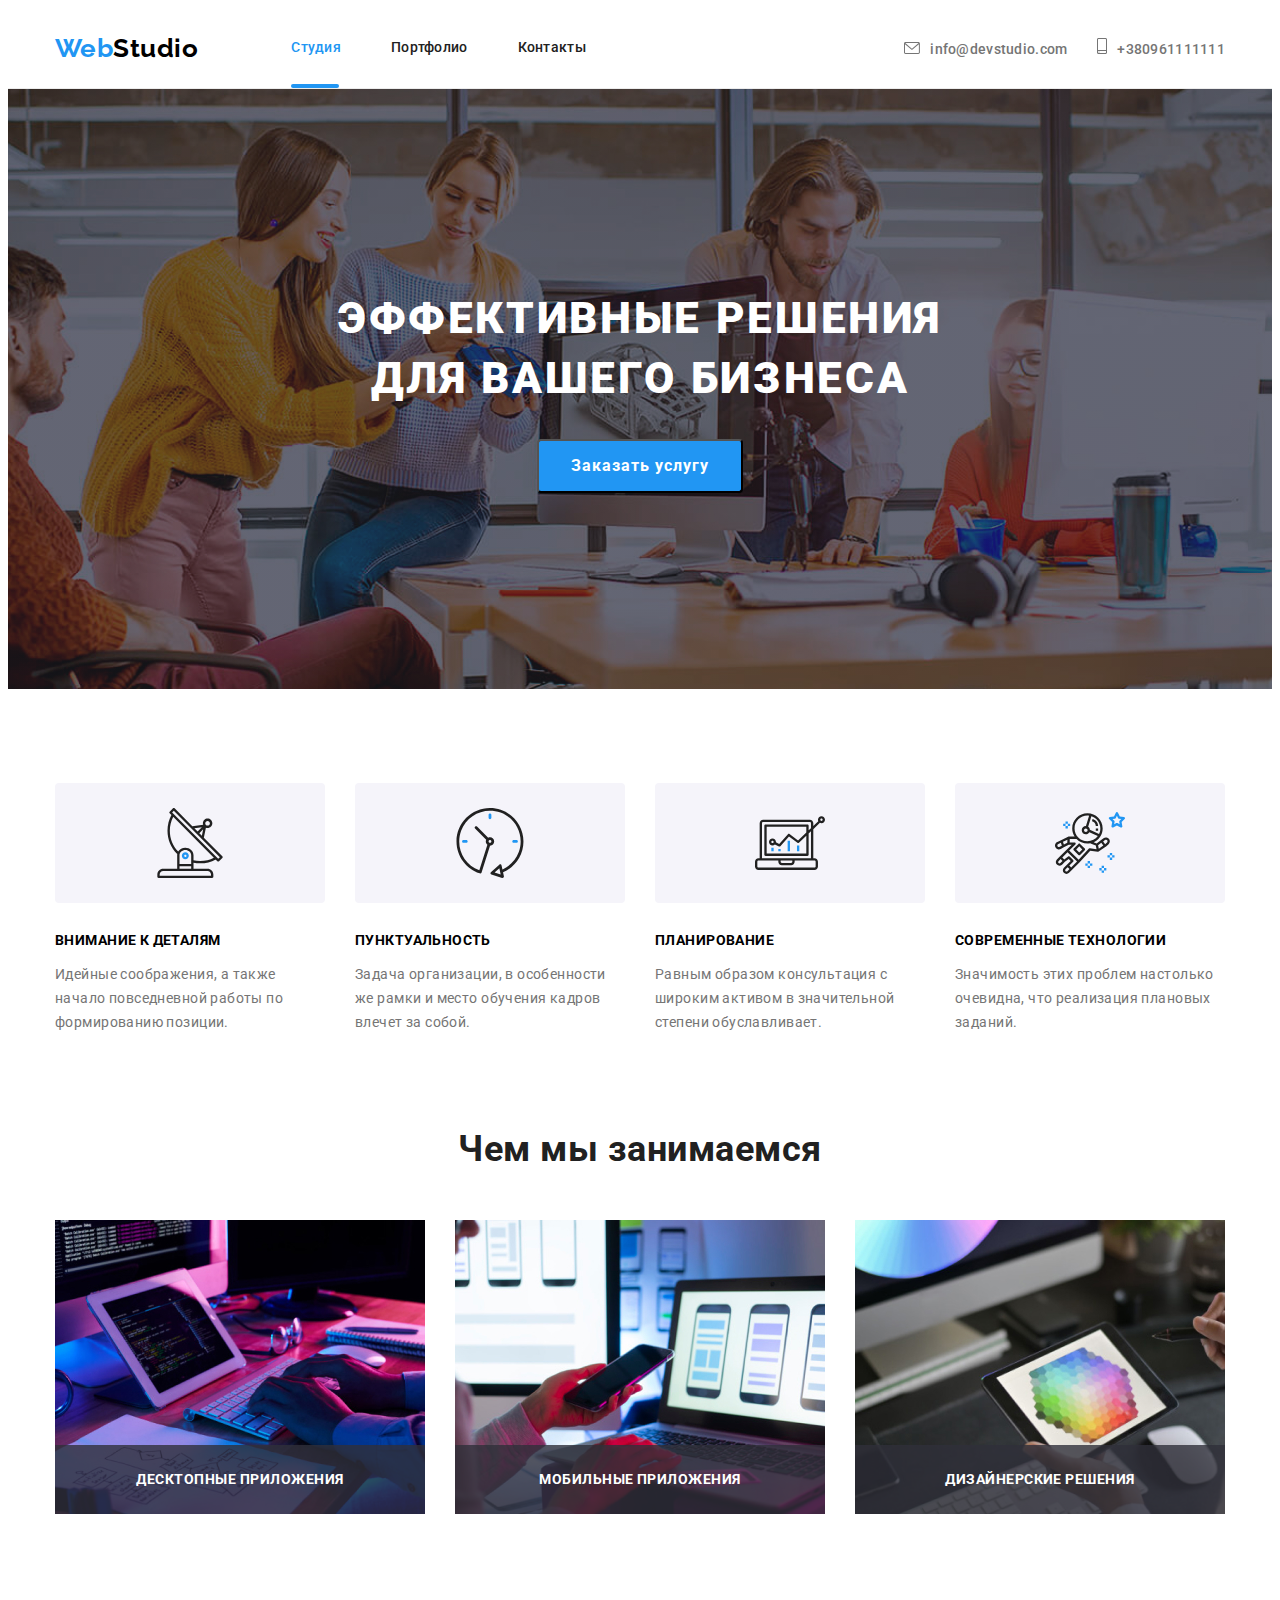
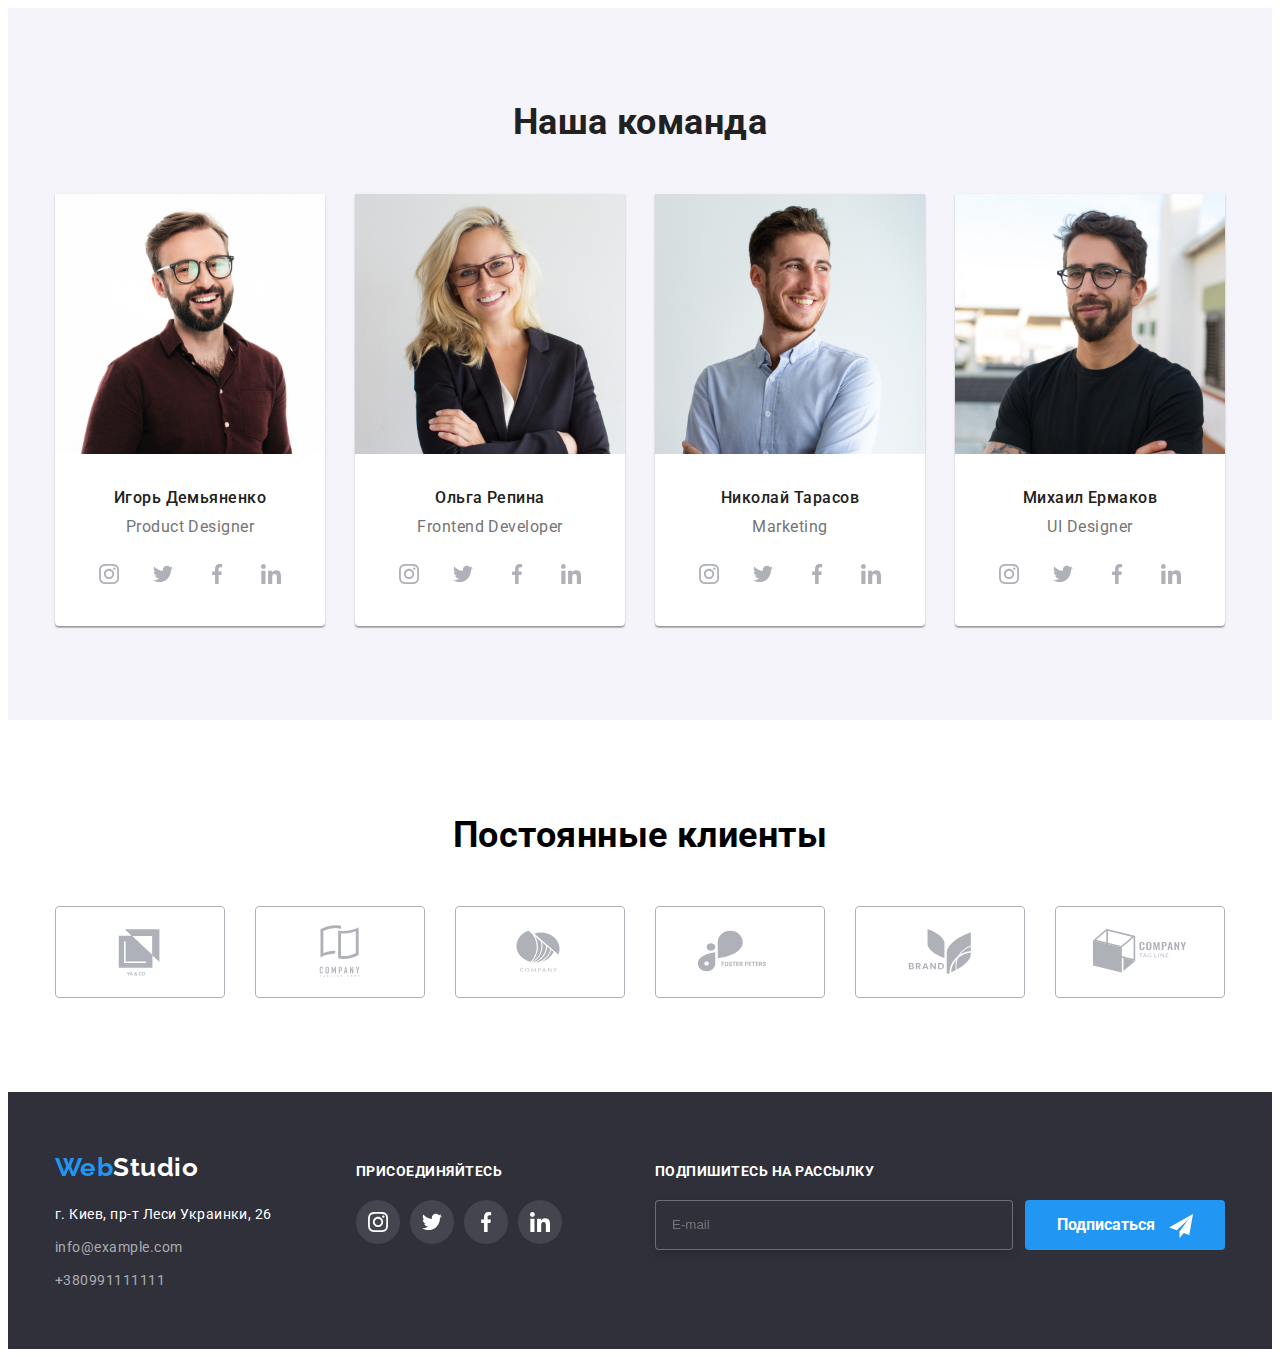
<file: index.html>
<!DOCTYPE html>
<html lang="ru">
<head>
    <meta charset="UTF-8">
    <meta http-equiv="X-UA-Compatible" content="IE=edge">
    <meta name="viewport" content="width=device-width, initial-scale=1.0">
    <title>Document</title>
    <link rel="preconnect" href="https://fonts.googleapis.com">
    <link rel="preconnect" href="https://fonts.gstatic.com" crossorigin>
    <link href="https://fonts.googleapis.com/css2?family=Montserrat:wght@400;700&family=Raleway:wght@700&family=Roboto:wght@400;500;700;900&display=swap" rel="stylesheet">
    <link rel="stylesheet" href="https://cdnjs.cloudflare.com/ajax/libs/modern-normalize/1.1.0/modern-normalize.min.css" integrity="sha512-wpPYUAdjBVSE4KJnH1VR1HeZfpl1ub8YT/NKx4PuQ5NmX2tKuGu6U/JRp5y+Y8XG2tV+wKQpNHVUX03MfMFn9Q==" crossorigin="anonymous" referrerpolicy="no-referrer"/>
    <link rel="stylesheet" href="./css/main.min.css">
</head>
<body class="body">
    <!--Header-->
    <header class="page-header">
        <div class="container nav">
            <a href="./index.html" target="_self" class="logo">Web<span class="logo__inner">Studio</span></a>
            <nav class="main-nav">
                <ul class="main-nav__list">
                    <li class="main-nav__item"><a class="main-nav__link link--underline" href="./index.html">Студия</a></li>
                    <li class="main-nav__item"><a class="main-nav__link" href="./portfolio.html" target="_parent" rel="nofollow">Портфолио</a></li>
                    <li class="main-nav__item"><a class="main-nav__link" href="">Контакты</a></li>
                </ul> 
            </nav>
                <ul class="contact">
                    <li class="contact__item">
                        <a class="contact__link" href="mailto:info@devstudio.com">
                            <svg class="contact__icon" width="16" height="12">
                            <use href="./images/spraitlast.svg#icon-envelope"></use></svg>info@devstudio.com
                        </a>
                    </li>
                    <li class="contact__item">
                        <a class="contact__link" href="tel:+380961111111"><svg class="contact__icon" width="10" height="16">
                        <use href="./images/spraitlast.svg#icon-smartphone"></use></svg>+380961111111</a>
                    </li>
                </ul>
        </div>
    </header> 
    <!--Main content-->
    <main> 
        <!--Hero-->
        <section class="section hero">
            <h1 class="hero__title">Эффективные решения<br>
               для вашего бизнеса</h1>
            <div class="hero__wrapper">
                <button type="button" class="hero__button" data-modal-open>Заказать услугу</button>
            </div>
        </section>
        <!--Benefits-->
        <section class="section benefits">
            <div class="container">
            <h2 class="benefits__heading">Преимущества</h2>
                <ul class="benefits__list">
                    <li class="benefits__item">
                        <div class="benefits__thumb">
                            <svg class="benefits__icon" width="70" heigh="70">
                                <use href="./images/spraitlast.svg#icon-antenna1">
                                </use>
                            </svg>
                        </div>
                        <h3 class="benefits__title">Внимание к деталям</h3>   
                        <p class="benefits__text">Идейные соображения, а также начало повседневной работы по формированию позиции.</p>
                    </li>
                    <li class="benefits__item">
                        <div class="benefits__thumb">
                            <svg class="benefits__icon" width="70" heigh="70">
                                <use href="./images/spraitlast.svg#icon-clock1">
                                </use>
                            </svg>
                        </div>
                        <h3 class="benefits__title">Пунктуальность</h3>
                        <p class="benefits__text">Задача организации, в особенности же рамки и место обучения кадров влечет за собой.</p>
                    </li>
                    <li class="benefits__item">
                        <div class="benefits__thumb">
                            <svg class="benefits__icon" width="70" heigh="70">
                                <use href="./images/spraitlast.svg#icon-diagram1">
                                </use>
                            </svg>
                        </div>
                        <h3 class="benefits__title">Планирование</h3>
                        <p class="benefits__text">Равным образом консультация с широким активом в значительной степени обуславливает.</p>
                    </li>
                    <li class="benefits__item">
                        <div class="benefits__thumb">
                            <svg class="benefits__icon" width="70" heigh="70">
                                <use href="./images/spraitlast.svg#icon-astronaut1">
                                </use>
                            </svg>
                        </div>
                        <h3 class="benefits__title">Современные технологии</h3>
                        <p class="benefits__text">Значимость этих проблем настолько очевидна, что реализация плановых заданий.</p>
                    </li>
                </ul>
            </div>
        </section>
    <!--About areas of work-->
        <section class="section work">
            <div class="container">
            <h2 class="work__title">Чем мы занимаемся</h2>
                <ul class="work__list">
                <li class="work__item">
                    <div class="work__wrapper">
                        <img class="work__image" src="./images/box1.jpg" alt="make makets" width="370">
                        <h3 class="work__text">Десктопные приложения</h3>
                    </div>
                </li>
                <li class="work__item">
                    <div class="work__wrapper">
                        <img class="work__image" src="./images/box2.jpg" alt="mobile apps" width="370">
                        <h3 class="work__text">Мобильные приложения</h3>
                    </div>
                </li>
                <li class="work__item">
                    <div class="work__wrapper">
                        <img class="work__image" src="./images/box3.jpg" alt="design" width="370">
                        <h3 class="work__text">Дизайнерские решения</h3>
                    </div>
                </li>
            </ul>
            </div>
        </section>
    <!--Our Team-->
        <section class="section team">
            <div class="container">
            <h2 class="team__heading">Наша команда</h2>
                <ul class="team__list">
                    <li class="team__item">
                        <div class="team__card">
                            <img src="./images/productdesigner.jpg" alt="Product Designer" width="270">
                            <div class="team__wrapper">
                            <h3 class="team__title">Игорь Демьяненко</h3>    
                            <p class="team__post">Product Designer</p>
                            </div>
                            <ul class="team-network">
                                <li class="team-network__item">
                                    <a class="team-network__link" href="">
                                        <div class="team-network__wrapper">
                                            <svg class="team-network__image" width="20" height="20">
                                                <use href="./images/spraitlast.svg#icon-instagram2"></use>
                                            </svg>
                                        </div>
                                    </a>
                                </li>
                                <li class="team-network__item">
                                    <a class="team-network__link" href="">
                                        <div class="team-network__wrapper">
                                            <svg class="team-network__image" width="20" height="20">
                                                <use href="./images/spraitlast.svg#icon-twitter1"></use>
                                            </svg>
                                        </div>
                                    </a>
                                </li>
                                <li class="team-network__item">
                                    <a class="team-network__link" href="">
                                        <div class="team-network__wrapper">
                                            <svg class="team-network__image" width="20" height="20">
                                                <use href="./images/spraitlast.svg#icon-facebook1"></use>
                                            </svg>
                                        </div>
                                    </a>
                                </li>
                                <li class="team-network__item">
                                    <a class="team-network__link" href="">
                                        <div class="team-network__wrapper">
                                            <svg class="team-network__image" width="20" height="20">
                                                <use href="./images/spraitlast.svg#icon-linkedin-1"></use>
                                            </svg>
                                        </div>
                                    </a>
                                </li>
                            </ul>
                        </div>
                    </li>
                    <li class="team__item">
                        <div class="team__card">
                            <img src="./images/frontenddeveloper.jpg" alt="Frontend Developer" width="270">
                            <div class="team__wrapper">
                            <h3 class="team__title">Ольга Репина</h3>
                            <p class="team__post">Frontend Developer</p>
                            </div>
                            <ul class="team-network">
                                <li class="team-network__item">
                                    <a class="team-network__link" href="">
                                        <div class="team-network__wrapper">
                                            <svg class="team-network__image" width="20" height="20">
                                                <use href="./images/spraitlast.svg#icon-instagram2"></use>
                                            </svg>
                                        </div>
                                    </a>
                                </li>
                                <li class="team-network__item">
                                    <a class="team-network__link" href="">
                                        <div class="team-network__wrapper">
                                            <svg class="team-network__image" width="20" height="20">
                                                <use href="./images/spraitlast.svg#icon-twitter1"></use>
                                            </svg>
                                        </div>
                                    </a>
                                </li>
                                <li class="team-network__item">
                                    <a class="team-network__link" href="">
                                        <div class="team-network__wrapper">
                                            <svg class="team-network__image" width="20" height="20">
                                                <use href="./images/spraitlast.svg#icon-facebook1"></use>
                                            </svg>
                                        </div>
                                    </a>
                                </li>
                                <li class="team-network__item">
                                    <a class="team-network__link" href="">
                                        <div class="team-network__wrapper">
                                            <svg class="team-network__image" width="20" height="20">
                                                <use href="./images/spraitlast.svg#icon-linkedin-1"></use>
                                            </svg>
                                        </div>
                                    </a>
                                </li>
                            </ul>
                        </div>
                    </li>
                    <li class="team__item">
                        <div class="team__card">
                            <img src="./images/marketing.jpg" alt="Marketing" width="270">
                            <div class="team__wrapper">
                            <h3 class="team__title">Николай Тарасов</h3>
                            <p class="team__post">Marketing</p>  
                            </div>
                            <ul class="team-network">
                                <li class="team-network__item">
                                    <a class="team-network__link" href="">
                                        <div class="team-network__wrapper">
                                            <svg class="team-network__image" width="20" height="20">
                                                <use href="./images/spraitlast.svg#icon-instagram2"></use>
                                            </svg>
                                        </div>
                                    </a>
                                </li>
                                <li class="team-network__item">
                                    <a class="team-network__link" href="">
                                        <div class="team-network__wrapper">
                                            <svg class="eam-network__image" width="20" height="20">
                                                <use href="./images/spraitlast.svg#icon-twitter1"></use>
                                            </svg>
                                        </div>
                                    </a>
                                </li>
                                <li class="team-network__item">
                                    <a class="team-network__link" href="">
                                        <div class="team-network__wrapper">
                                            <svg class="team-network__image" width="20" height="20">
                                                <use href="./images/spraitlast.svg#icon-facebook1"></use>
                                            </svg>
                                        </div>
                                    </a>
                                </li>
                                <li class="team-network__item">
                                    <a class="team-network__link" href="">
                                        <div class="team-network__wrapper">
                                            <svg class="team-network__image" width="20" height="20">
                                                <use href="./images/spraitlast.svg#icon-linkedin-1"></use>
                                            </svg>
                                        </div>
                                    </a>
                                </li>
                            </ul>
                        </div>
                    </li>
                    <li class="team__item">
                        <div class="team__card">
                            <img src="./images/uidesigner.jpg" alt="UI Designer" width="270">
                            <div class="team__wrapper">
                            <h3 class="team__title">Михаил Ермаков</h3>
                            <p class="team__post">UI Designer</p>
                            </div>
                            <ul class="team-network">
                                <li class="team-network__item">
                                    <a class="team-network__link" href="">
                                        <div class="team-network__wrapper">
                                            <svg class="team-network__image" width="20" height="20">
                                                <use href="./images/spraitlast.svg#icon-instagram2"></use>
                                            </svg>
                                        </div>
                                    </a>
                                </li>
                                <li class="team-network__item">
                                    <a class="team-network__link" href="">
                                        <div class="team-network__wrapper">
                                            <svg class="team-network__image" width="20" height="20">
                                                <use href="./images/spraitlast.svg#icon-twitter1"></use>
                                            </svg>
                                        </div>
                                    </a>
                                </li>
                                <li class="team-network__item">
                                    <a class="team-network__link" href="">
                                        <div class="team-network__wrapper">
                                            <svg class="team-network__image" width="20" height="20">
                                                <use href="./images/spraitlast.svg#icon-facebook1"></use>
                                            </svg>
                                        </div>
                                    </a>
                                </li>
                                <li class="team-network__item">
                                    <a class="team-network__link" href="">
                                        <div class="team-network__wrapper">
                                            <svg class="team-network__image" width="20" height="20">
                                                <use href="./images/spraitlast.svg#icon-linkedin-1"></use>
                                            </svg>
                                        </div>
                                    </a>
                                </li>
                            </ul>
                        </div>
                    </li>
                </ul>
            </div>
        </section>
    <!-- Clients -->
        <section class="section customer">
        <div class="container customer">
            <h3 class="customer__title">Постоянные клиенты</h3>
            <ul class="customer__list">
                <li class="customer__item">
                    <a href="" class="customer__link">
                        <svg class="customer__image" width="41" height="46.7">
                        <use href="./images/spraitlast.svg#icon-comp1"></use>
                        </svg>
                    </a>
                </li>
                <li class="customer__item">
                    <a href="" class="customer__link">
                        <svg class="customer__image" width="40" height="52">
                        <use href="./images/spraitlast.svg#icon-comp2"></use>
                        </svg>
                    </a>
                </li>
                <li class="customer__item">
                    <a href="" class="customer__link">
                        <svg class="customer__image" width="43.46" height="41.18">
                        <use href="./images/spraitlast.svg#icon-comp3"></use>
                        </svg>
                    </a>
                </li>
                <li class="customer__item">
                    <a href="" class="customer__link">
                        <svg class="customer__image" width="84.44" height="40.62">
                        <use href="./images/spraitlast.svg#icon-comp4"></use>
                        </svg>
                    </a>
                </li>
                <li class="customer__item">
                    <a href="" class="customer__link">
                        <svg class="customer__image" width="62.54" height="45.43">
                        <use href="./images/spraitlast.svg#icon-comp5"></use>
                        </svg>
                    </a>
                </li>
                <li class="customer__item">
                    <a href="" class="customer__link">
                        <svg class="customer__image" width="93.79" height="43.93">
                        <use href="./images/spraitlast.svg#icon-company6"></use>
                        </svg>
                    </a>
                </li>
            </ul>
        </div>
        </section>
    </main>
    <!--Footer-->
    <footer class="footer-main">
        <div class="footer-main__wrapper">
            <div class="container footer">
                <a href="./index.html" class="logo">Web<span class="logo__label">Studio</span></a>
                <address>
                <ul class="footer__list">
                    <li class="footer__item"><a href="./index.html" class="footer__adress">г. Киев, пр-т Леси Украинки, 26</a></li>
                    <li class="footer__item"><a href="mailto:info@example.com" class="footer__link">info@example.com</a></li>
                    <li class="footer__item"><a href="tel:380991111111" class="footer__link">+380991111111</a></li>
                </ul>
                </address>
            </div>
            <div class="footer-network">
            <h3 class="footer-network__title">Присоединяйтесь</h3>
            <ul class="footer-network__list">
                <li class="footer-network__item">
                    <a class="footer-network__link" href="">
                        <svg class="footer-network__image" width="20" height="20">
                        <use href="./images/spraitlast.svg#icon-instagram2"></use>
                        </svg>
                    </a>
                </li>
                <li class="footer-network__item">
                    <a class="footer-network__link" href="">
                        <svg class="footer-network__image" width="20" height="20">
                        <use href="./images/spraitlast.svg#icon-twitter1"></use>
                        </svg>
                    </a>
                </li>
                <li class="footer-network__item">
                    <a class="footer-network__link" href="">
                        <svg class="footer-network__image" width="20" height="20">
                        <use href="./images/spraitlast.svg#icon-facebook1"></use>
                        </svg>
                    </a>
                </li>
                <li class="footer-network__item">
                    <a class="footer-network__link" href="">
                        <svg class="footer-network__image" width="20" height="20">
                        <use href="./images/spraitlast.svg#icon-linkedin-1"></use>
                        </svg>
                    </a>
                </li>
            </ul>
            </div>
            <form class="email-form" name="signup_form" autocomplete="on" novalidate>
                <h3 class="email-form__title">Подпишитесь на рассылку</h3>
                <label class="email-form__label">
                    <input class="email-form__input" type="email" name="email" placeholder="E-mail"/>
                </label>
                <button class="email-button" type="submit"><span class="email-button__label">Подписаться</span>
                    <svg class="email-button__image" width="24" height="24">
                    <use href="./images/spraitlast.svg#icon-icon-send"></use>
                    </svg>
                </button>
            </form>
        </div>
    </footer> 
    <!--Modal window> -->
    <div class="backdrop is-hidden" data-modal>
        <div class="modal" data-modal>
            <button class="modal__button" data-modal-close type="button">
                <svg class="modal__svg" width="18" height="18">
                    <use href="./images/spraitlast.svg#icon-close-black"></use>
                </svg>
            </button>
            <!-- Modal content -->
            <h2 class="modal__title">Оставьте свои данные,мы Вам перезвоним</h2>
            <form action="" class="modal__form">
            <label class="modal__label">
                <span class="modal__span">Имя</span>
                <div class="modal__wrapper">
                    <input name="person" type="text" class="modal__input">
                    <svg class="modal__image" width="18" height="18">
                        <use href="./images/spraitlast.svg#icon-telefon-1"></use>
                    </svg>
                </div>
            </label>
            <label class="modal__label">
                <span class="modal__span">Телефон</span>
                <div class="modal__wrapper">
                    <input name="phone" type="tel" class="modal__input">
                    <svg class="modal__image" width="18" height="18">
                        <use href="./images/spraitlast.svg#icon-phone"></use>
                    </svg>
                </div>
            </label> 
            <label class="modal__label">
                <span class="modal__span">Почта</span>
                <div class="modal__wrapper">
                    <input name="email" type="email" class="modal__input" autocomplete="email">
                    <svg class="modal__image" width="18" height="18">
                        <use href="./images/spraitlast.svg#icon-email"></use>
                    </svg>
                </div>
            </label>
            <label class="modal__label">
                <span class="modal__span">Коментарий</span>
                <div class="modal__wrapper">
                    <textarea class="modal__coments" name="comment" placeholder="Введите текст"></textarea>
                </div>
            </label>
            <label class="chekbox">
                    <input name="accept" type="checkbox" class="chekbox__hidden" required>
                    <svg class="chekbox__image" width="16" height="15">
                        <use href="./images/spraitlast.svg#icon-icon-check"></use>
                    </svg>
                    <span class="chekbox__fake"></span>
                    <span class="chekbox__label">Соглашаюсь с рассылкой и принимаю <a class="chekbox__link" href>Условия договора</a></span>
                </label>
                <button class="chekbox-button" type="submit"><span class="chekbox-button__label">Отправить</span></button>
            </form>
        </div>
    </div>
    <script src="./js/modal.js"></script>
</body>
</html>
</file>
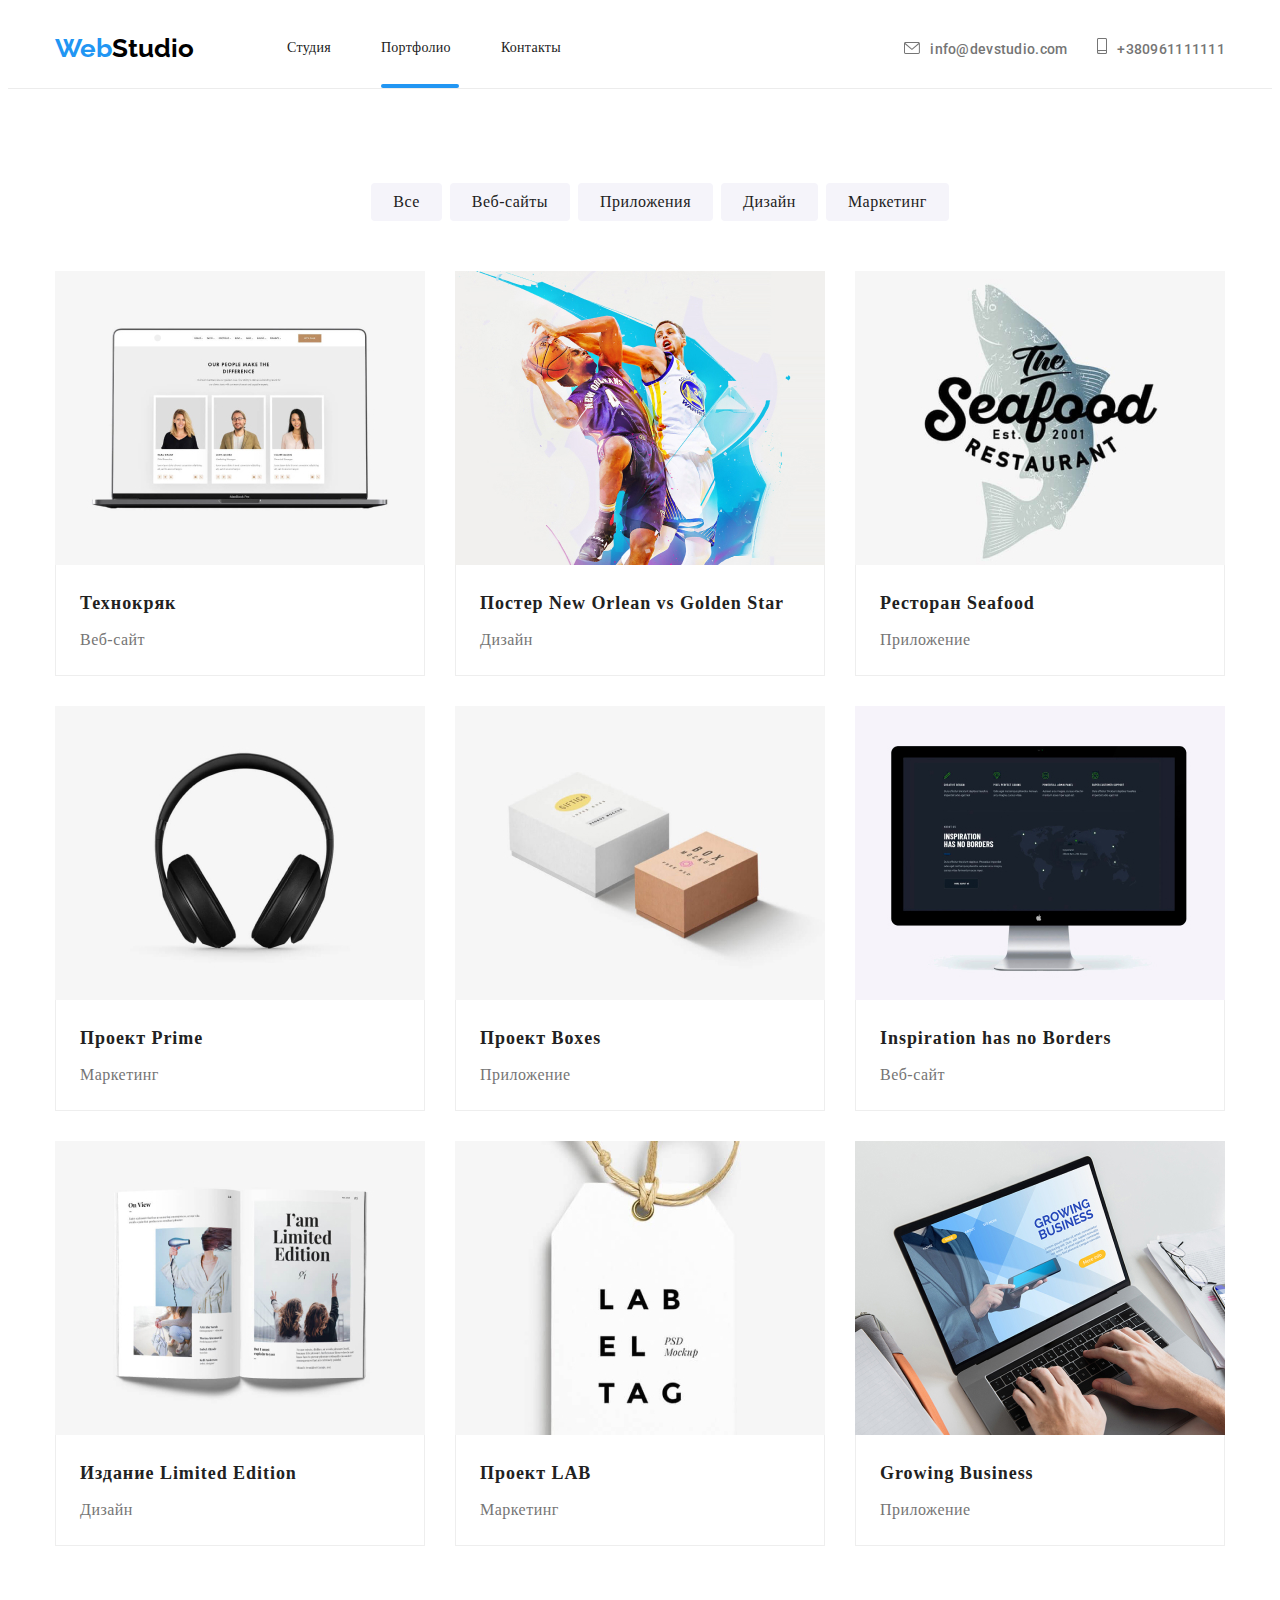
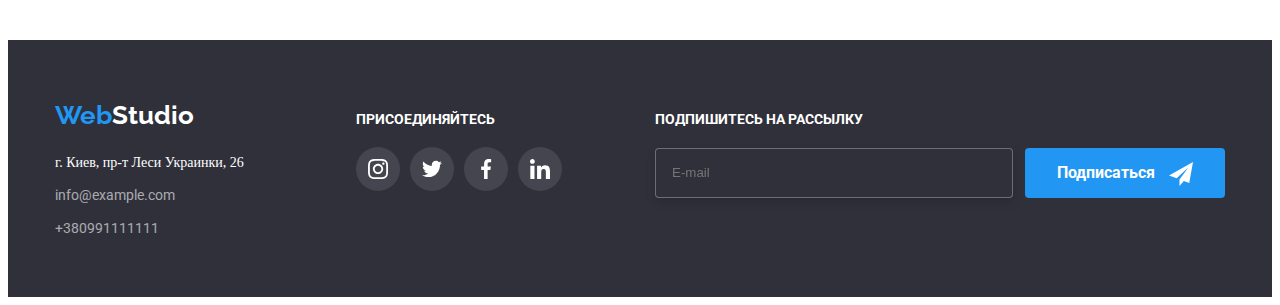
<file: portfolio.html>
<!DOCTYPE html>
<html lang="ru">
<head>
    <meta charset="UTF-8">
    <meta http-equiv="X-UA-Compatible" content="IE=edge">
    <meta name="viewport" content="width=device-width, initial-scale=1.0">
    <title>Document</title>
    <link rel="preconnect" href="https://fonts.googleapis.com">
    <link rel="preconnect" href="https://fonts.gstatic.com" crossorigin>
    <link href="https://fonts.googleapis.com/css2?family=Montserrat:wght@400;700&family=Raleway:wght@700&family=Roboto:wght@400;500;700&display=swap" rel="stylesheet">
    <link rel="stylesheet" href="https://cdnjs.cloudflare.com/ajax/libs/modern-normalize/1.1.0/modern-normalize.min.css" integrity="sha512-wpPYUAdjBVSE4KJnH1VR1HeZfpl1ub8YT/NKx4PuQ5NmX2tKuGu6U/JRp5y+Y8XG2tV+wKQpNHVUX03MfMFn9Q==" crossorigin="anonymous" referrerpolicy="no-referrer"/>
    <link rel="stylesheet" href="./css/main.min.css">
</head>
<body class="body-portfolio">
    <!--Header-->
        <header class="page-header">
            <div class="container nav">
            <a href="./index.html" target="_self" class="logo">Web<span class="logo__inner">Studio</span></a>
            <nav class="main-nav">
                <ul class="main-nav__list">
                    <li class="main-nav__item"><a class="main-nav__link" href="./index.html">Студия</a></li>
                    <li class="main-nav__item"><a class="main-nav__link link--doubleunderline" href="./portfolio.html">Портфолио</a></li>
                    <li class="main-nav__item"><a class="main-nav__link" href="">Контакты</a></li>
                </ul>
            </nav>
                <ul class="contact">
                    <li class="contact__item">
                        <a class="contact__link" href="mailto:info@devstudio.com">
                            <svg class="contact__icon" width="16" height="12">
                            <use href="./images/spraitlast.svg#icon-envelope"></use>
                            </svg>info@devstudio.com
                        </a>
                    </li>
                    <li class="contact__item">
                        <a class="contact__link" href="tel:+380961111111">
                            <svg class="contact__icon" width="10" height="16">
                            <use href="./images/spraitlast.svg#icon-smartphone"></use>
                            </svg>+380961111111
                        </a>
                    </li>
                </ul>
            </div>
        </header>
    <!--Main content-->
    <main class="main">
        <section class="section filter">
            <h1 class="filter__title">Список работ</h1>
            <ul class="filter__list">
                <li class="filter__item"><button type="button" class="button-secondary">Все</button></li>
                <li class="filter__item"><button type="button" class="button-secondary">Веб-сайты</button></li>
                <li class="filter__item"><button type="button" class="button-secondary">Приложения</button></li>
                <li class="filter__item"><button type="button" class="button-secondary">Дизайн</button></li>
                <li class="filter__item"><button type="button" class="button-secondary">Маркетинг</button></li>
            </ul>
            <div class="container examples">
            <ul class="examples__list">
                <li class="examples__item">
                    <a class="examples__link" href="index.html">
                        <div class="examples__overlay">
                            <p class="examples__text">Ресурс предлагает комплексные предложения с разным уровнем функционала и сервисов. Все это
                                позволит посетителю получить
                                исчерпывающие сведения о компании или частном лице.</p>
                            <img src="./images/technocrack.jpg" alt="технокряк" width="370" height="294">
                        </div>
                        <div class="examples__wrapper">
                            <h2 class="examples__title">Технокряк</h2>
                            <p class="examples__paragraph">Веб-сайт</p>
                        </div>
                    </a>
                </li>
                <li class="examples__item">
                    <a class="examples__link" href="index.html">
                        <div class="examples__overlay">
                            <p class="examples__text">Ресурс предлагает комплексные предложения с разным уровнем функционала и сервисов. Все это
                                позволит посетителю получить
                                исчерпывающие сведения о компании или частном лице.</p>
                            <img src="./images/neworleanvsgoldenstar.jpg" alt="neworlean" width="370" height="294">
                        </div>
                        <div class="examples__wrapper">
                            <h2 class="examples__title">Постер New Orlean vs Golden Star</h2>
                            <p class="examples__paragraph">Дизайн</p>
                        </div>
                    </a>
                </li>
                <li class="examples__item">
                    <a class="examples__link" href="index.html">
                        <div class="examples__overlay">
                            <p class="examples__text">Ресурс предлагает комплексные предложения с разным уровнем функционала и сервисов. Все это
                                позволит посетителю получить
                                исчерпывающие сведения о компании или частном лице.</p>
                            <img src="./images/restaurantseafood.jpg" alt="Seafood" width="370" height="294">
                        </div>
                        <div class="examples__wrapper">
                            <h2 class="examples__title">Ресторан Seafood</h2>
                            <p class="examples__paragraph">Приложение</p>
                        </div>
                    </a>
                </li>
                <li class="examples__item">
                    <a class="examples__link" href="index.html">
                        <div class="examples__overlay">
                            <p class="examples__text">Ресурс предлагает комплексные предложения с разным уровнем функционала и сервисов. Все это
                                позволит посетителю получить
                                исчерпывающие сведения о компании или частном лице.</p>
                            <img src="./images/projectprime.jpg" alt="Prime" width="370" height="294">
                        </div>
                        <div class="examples__wrapper">
                            <h2 class="examples__title">Проект Prime</h2>
                            <p class="examples__paragraph">Маркетинг</p>
                        </div>
                    </a>
                </li>
                <li class="examples__item">
                    <a class="examples__link" href="index.html">
                        <div class="examples__overlay">
                            <p class="examples__text">Ресурс предлагает комплексные предложения с разным уровнем функционала и сервисов. Все это
                                    позволит посетителю получить
                                    исчерпывающие сведения о компании или частном лице.</p>
                            <img src="./images/projectboxes.jpg" alt="Boxes" width="370" height="294">
                        </div>
                        <div class="examples__wrapper">
                            <h2 class="examples__title">Проект Boxes</h2>
                            <p class="examples__paragraph">Приложение</p>
                        </div>
                    </a>
                </li>
                <li class="examples__item">
                    <a class="examples__link" href="index.html">
                        <div class="examples__overlay">
                            <p class="examples__text">Ресурс предлагает комплексные предложения с разным уровнем функционала и сервисов. Все это
                                позволит посетителю получить
                                исчерпывающие сведения о компании или частном лице.</p>
                            <img src="./images/inspirationhasnoborders.jpg" alt="InspirationhasnoBorders" width="370" height="294">
                        </div>
                        <div class="examples__wrapper">
                            <h2 class="examples__title">Inspiration has no Borders</h2>
                            <p class="examples__paragraph">Веб-сайт</p>
                        </div>
                    </a>
                </li>
                <li class="examples__item">
                    <a class="examples__link" href="index.html">
                        <div class="examples__overlay">
                            <p class="examples__text">Ресурс предлагает комплексные предложения с разным уровнем функционала и сервисов. Все это
                                позволит посетителю получить
                                исчерпывающие сведения о компании или частном лице.</p>
                            <img src="./images/limitededition.jpg" alt="LimitedEdition" width="370" height="294">
                        </div>
                        <div class="examples__wrapper">
                            <h2 class="examples__title">Издание Limited Edition</h2>
                            <p class="examples__paragraph">Дизайн</p>
                        </div>
                    </a>
                </li>
                <li class="examples__item">
                    <a class="examples__link" href="index.html">
                        <div class="examples__overlay">
                            <p class="examples__text">Ресурс предлагает комплексные предложения с разным уровнем функционала и сервисов. Все это
                                позволит посетителю получить
                                исчерпывающие сведения о компании или частном лице.</p>
                            <img src="./images/projectlab.jpg" alt="ПроектLAB" width="370" height="294">
                        </div>
                        <div class="examples__wrapper">
                            <h2 class="examples__title">Проект LAB</h2>
                            <p class="examples__paragraph">Маркетинг</p>
                        </div>
                    </a>
                </li>
                <li class="examples__item">
                    <a class="examples__link" href="index.html">
                        <div class="examples__overlay">
                            <p class="examples__text">Ресурс предлагает комплексные предложения с разным уровнем функционала и сервисов. Все это позволит посетителю получить
                            исчерпывающие сведения о компании или частном лице.</p>
                            <img src="./images/growingbusiness.jpg" alt="GrowingBusiness" width="370" height="294">
                        </div>
                        <div class="examples__wrapper">
                            <h2 class="examples__title">Growing Business</h2>
                            <p class="examples__paragraph">Приложение</p>
                        </div>
                    </a>
                </li>
            </ul>
            </div>
        </section>
    </main>
    <!--Footer-->
    <footer class="footer-main">
        <div class="footer-main__wrapper">
            <div class="container footer">
                <a href="./index.html" class="logo">Web<span class="logo__label">Studio</span></a>
                <address>
                    <ul class="footer__list">
                        <li class="footer__item"><a href="./index.html" class="footer__adress">г. Киев, пр-т Леси Украинки,
                                26</a></li>
                        <li class="footer__item"><a href="mailto:info@example.com" class="footer__link">info@example.com</a>
                        </li>
                        <li class="footer__item"><a href="tel:380991111111" class="footer__link">+380991111111</a></li>
                    </ul>
                </address>
            </div>
            <div class="footer-network">
            <h2 class="footer-network__title">Присоединяйтесь</h3>
                <ul class="footer-network__list">
                    <li class="footer-network__item">
                        <a class="footer-network__link" href="">
                            <svg class="footer-network__image" width="20" height="20">
                                <use href="./images/spraitlast.svg#icon-instagram2"></use>
                            </svg>
                        </a>
                    </li>
                    <li class="footer-network__item">
                        <a class="footer-network__link" href="">
                            <svg class="footer-network__image" width="20" height="20">
                                <use href="./images/spraitlast.svg#icon-twitter1"></use>
                            </svg>
                        </a>
                    </li>
                    <li class="footer-network__item">
                        <a class="footer-network__link" href="">
                            <svg class="footer-network__image" width="20" height="20">
                                <use href="./images/spraitlast.svg#icon-facebook1"></use>
                            </svg>
                        </a>
                    </li>
                    <li class="footer-network__item">
                        <a class="footer-network__link" href="">
                            <svg class="footer-network__image" width="20" height="20">
                                <use href="./images/spraitlast.svg#icon-linkedin-1"></use>
                            </svg>
                        </a>
                    </li>
                </ul>
            </div>
            <form class="email-form" name="signup_form" autocomplete="on" novalidate>
                <h3 class="email-form__title">Подпишитесь на рассылку</h3>
                <label class="email-form__label">
                    <input class="email-form__input" type="email" name="email" placeholder="E-mail" />
                </label>
                <button class="email-button" type="submit"><span class="email-button__label">Подписаться</span>
                    <svg class="email-button__image" width="24" height="24">
                        <use href="./images/spraitlast.svg#icon-icon-send"></use>
                    </svg>
                </button>
            </form>
            </div>
        </div>
    </footer>
</body>

</html>
</file>
<file: css/main.min.css>
.html{box-sizing:border-box}*,*::before,*::after{box-sizing:border-box}.body{background-color:var(--main-white-color);color:var(--primary-text-color);font-family:Roboto,sans-serif;letter-spacing:.03em;font-style:normal}.section{padding:94px 0;max-width:1600px;margin:0 auto}.container{width:1200px;margin:0 auto;margin-left:auto;margin-right:auto;padding-left:15px;padding-right:15px}.logo{color:#2196f3;font-family:"Raleway",sans-serif;font-weight:700;font-size:26px;line-height:1.19;text-decoration:none;margin-bottom:0}.logo>.logo__label{color:#fff}.page-header{background-color:#fff;border-bottom:1px solid #ececec}.nav{display:flex;align-items:center;justify-content:center}.logo__inner{color:#000}.main-nav{background-color:#fff;color:#212121;letter-spacing:.02em}.main-nav__list{display:flex;margin-left:93px;margin-top:0;margin-bottom:0;padding:0;color:#212121;list-style-type:none}.main-nav__link{display:block;padding-top:32px;padding-bottom:32px;color:#212121;font-weight:500;font-size:14px;line-height:1.14;text-decoration:none;letter-spacing:.02em;transition:color 250ms cubic-bezier(0.4, 0, 0.2, 1);position:relative}.main-nav__link:hover,.main-nav__link:focus{color:#2196f3}.main-nav__list{display:flex;margin-left:93px;margin-top:0;margin-bottom:0;padding:0;color:#212121;list-style:none}.main-nav__list .main-nav__item+.main-nav__item{margin-left:50px}.main-nav__list .link--underline::after{content:"";position:absolute;min-width:48px;height:4px;left:0;background-color:#2196f3;border-radius:2px;bottom:0;display:inline-block;background-size:cover}.main-nav__list .link--doubleunderline::after{content:"";position:absolute;min-width:78px;height:4px;background-color:#2196f3;border-radius:2px;bottom:0;left:0;display:inline-block;background-size:cover}.link--underline{color:#2196f3;position:relative}.contact{display:flex;align-items:center;justify-content:center;align-items:flex-end;background-color:#fff;list-style:none;margin-bottom:0;margin-top:0;margin-left:auto;padding:0}.contact__item+.contact__item{margin-left:30px}.contact__icon{cursor:pointer;margin-right:10px;fill:#757575;transition:fill 250ms cubic-bezier(0.4, 0, 0.2, 1)}.contact__icon .contact__link:hover,.contact__link:focus .contact__icon{fill:#2196f3}.contact__link{color:#757575;font-weight:500;font-size:14px;line-height:1.14;letter-spacing:.02em;text-decoration:none;font-family:"Roboto",sans-serif;font-weight:500;font-size:14px;line-height:1.17;transition:color 250ms cubic-bezier(0.4, 0, 0.2, 1)}.contact__link:hover,.contact__link:focus{color:#2196f3}.contact__item{display:flex;align-items:center;justify-content:center;padding:0;text-align:center;margin-left:0}.contact__icon{cursor:pointer;margin-right:10px;fill:#757575;transition:fill 250ms cubic-bezier(0.4, 0, 0.2, 1)}.contact__link:hover .contact__icon,.contact__link:focus .contact__icon{fill:#2196f3}.hero{background-color:#2f303a;height:600px;padding:200px 0;background-color:#fff;text-align:center;background-image:linear-gradient(rgba(47, 48, 58, 0.4), rgba(47, 48, 58, 0.4)),url("../images/hero.jpg");background-position:center;background-size:cover;background-repeat:no-repeat}.hero__title{color:#fff;font-weight:900;font-size:44px;line-height:1.36;text-align:center;letter-spacing:.06em;text-transform:uppercase;margin-bottom:30px;margin-top:0}.hero__wrapper{text-align:center;position:relative}.hero__button{background-color:#2196f3;color:#fff;font-weight:700;font-size:16px;line-height:1.87;letter-spacing:.06em;cursor:pointer;font-family:inherit;border-radius:4px;min-width:200px;padding:10px 32px}.hero__button:hover,.hero__button:focus{color:var #fff;background-color:#188ce8}.button-secondary{color:#212121;background:#f5f4fa;cursor:pointer;font-weight:500;font-size:16px;line-height:1.62;letter-spacing:.03em;font-family:inherit;border-radius:4px;padding:6px 22px;border:none}.filter__list .filter__item+.filter__item{margin-left:8px}.button-secondary:hover,.button-secondary:focus{color:#fff;background-color:#2196f3;cursor:pointer;box-shadow:0px 3px 1px rgba(0,0,0,.1),0px 1px 2px rgba(0,0,0,.08),0px 2px 2px rgba(0,0,0,.12)}.chekbox-button{display:block;text-align:center;background-color:#2196f3;border:none;width:200px;padding:10px 55px;align-items:center;margin:0 auto;box-shadow:0px 4px 4px rgba(0,0,0,.15);border-radius:4px;cursor:pointer}.chekbox-button:hover,.chekbox-button:focus{background-color:#188ce8}.benefits__heading{background-color:#fff;color:rgba(0,0,0,0);font-size:0}.benefits__list{list-style-type:none;display:flex;flex-wrap:wrap;margin-top:0;padding-left:0;margin-bottom:0}.benefits__list .benefits__item+.benefits__item{margin-left:30px}.benefits__item{width:270px}.benefits__thumb{display:flex;align-items:center;justify-content:center;margin-bottom:30px;width:270px;height:120px;border-radius:4px;background-color:#f5f4fa}.benefits__title{font-weight:700;font-size:14px;line-height:1.14;text-transform:uppercase;letter-spacing:.03em;margin-top:0;margin-bottom:10px}.benefits__text{background-color:#fff;color:#757575;font-weight:400;font-size:14px;line-height:1.71;letter-spacing:.03em;margin-bottom:0}.work{background-color:#fff;padding-top:0}.work__title{color:#212121;font-weight:700;font-size:36px;line-height:1.16;text-align:center;margin-top:0;margin-bottom:50px}.work__list{display:flex;list-style-type:none;margin-top:0;margin-bottom:0;padding-left:0;padding-right:0}.work__item{position:relative}.work__wrapper{position:relative;margin-bottom:0;margin-top:0}.work__list .work__item:not(:last-child){margin-right:30px}.work__image{display:block}.work__text{display:inline-block;position:absolute;left:0;bottom:0;width:100%;padding-top:27px;padding-bottom:27px;font-weight:700;font-size:14px;line-height:1.14;text-align:center;text-transform:uppercase;color:#fff;background-color:rgba(47,48,58,.8);margin-bottom:0;margin-top:0}.team{background-color:#f5f4fa;color:#212121}.team__heading{color:#212121;font-weight:700;font-size:36px;line-height:1.16;text-align:center;margin-top:0;margin-bottom:50px}.team__list{display:flex;flex-wrap:wrap;justify-content:space-between;list-style-type:none;margin-bottom:0;margin-top:0;padding-left:0;padding-right:0}.team__card{background-color:#fff;color:#212121;width:270px;text-align:center;box-shadow:0px 1px 3px rgba(0,0,0,.12),0px 1px 1px rgba(0,0,0,.14),0px 2px 1px rgba(0,0,0,.2);border-radius:0px 0px 4px 4px}.team__wrapper{padding-top:30px}.team__title{font-weight:500;font-size:16px;line-height:1.19;margin-top:0;margin-bottom:10px}.team__post{color:#757575;font-weight:400;font-size:16px;line-height:1.19;margin-top:0;margin-bottom:0}.team__item:not(:last-child){margin-right:30px}.team-network{list-style:none;display:flex;justify-content:center;padding-left:32px;padding-right:32px;padding-bottom:30px;margin-top:16px}.team-network__link{display:flex;width:44px;height:44px;border-radius:50%;background-color:#fff;background-repeat:no-repeat;justify-content:center;align-items:center;fill:#afb1b8;transition:background-color 250ms cubic-bezier(0.4, 0, 0.2, 1)}.team-network__link:hover,.team-network__link:focus{background-color:#2196f3}.team-network__link:hover,.team-network__link:focus{fill:#fff}.team-network__wrapper{display:flex;text-align:center}.team-network__wrapper:hover{color:#2196f3}.customer__title{font-weight:700px;font-size:36px;line-height:1.17;text-align:center;margin-bottom:50px;margin-top:0}.customer__list{list-style:none;margin-top:0;margin-bottom:0;display:flex;justify-content:space-between;padding-left:0}.customer__link{height:100%;display:flex;width:170px;height:92px;border:1px solid #afb1b8;border-radius:4px;justify-content:center;align-items:center;fill:#afb1b8;transition:fill 250ms cubic-bezier(0.4, 0, 0.2, 1)}.customer__link:hover,.customer__link_:focus{fill:#2196f3;border-color:#2196f3}.customer__image{width:106px;height:60px}.team-network__item:not(:last-child){margin-right:10px}.footer-main{background-color:#2f303a;color:#fff;padding-top:60px;padding-bottom:60px;display:flex;position:relative}.footer-main__wrapper{display:flex;width:1200px;margin:0 auto;margin-left:auto;margin-right:auto;padding-left:15px;padding-right:15px;align-items:baseline}.container.footer{display:inline-block;width:231px;padding:0px;margin-left:0;margin-right:70px}.footer__adress{color:#fff;font-weight:400;font-size:14px;line-height:1.71;text-decoration:none;font-style:normal}.footer__adress:hover,.footer__adress:focus{color:#2196f3}.footer__link{color:rgba(255,255,255,.6);font-family:"Roboto",sans-serif;font-weight:400;font-size:14px;line-height:1.71;text-decoration:none;font-style:normal}.footer__link:hover,.footer__link:focus{color:#2196f3}.footer__list{list-style-type:none;margin:0;vertical-align:auto;padding-left:0;margin-top:20px;width:231px;height:81px;display:inline-block;flex-wrap:wrap;padding:0px}.footer__item:not(:last-child){margin-bottom:9px}.footer-network{display:flex;flex-wrap:wrap;width:206px;height:80px;margin-top:0;margin-left:0;margin-bottom:0;margin-right:93px}.footer-network__title{text-transform:uppercase;font-family:"Roboto",sans-serif;font-size:14px;line-height:1.17;font-weight:700px;margin-bottom:20px;text-align:center;margin-top:0}.footer-network__list{display:flex;flex-wrap:wrap;justify-content:space-evenly;list-style:none;padding-left:0;margin-top:0;margin-bottom:0}.footer-network__item{width:44px;height:44px}.footer-network__item:not(:last-child){margin-right:10px}.footer-network__link{display:flex;width:44px;height:44px;border-radius:50%;background-color:rgba(255,255,255,.1);background-repeat:no-repeat;justify-content:center;align-items:center;transition:background-color 250ms cubic-bezier(0.4, 0, 0.2, 1)}.footer-network__link:hover,.footer-network__link:focus{background-color:#2196f3}.footer-network__image{display:flex;fill:#fff;text-align:center}.email-form__title{color:#fff;font-size:14px;line-height:16.41px;font-weight:700;font-family:"Roboto",sans-serif;text-transform:uppercase;margin-bottom:20px;margin-top:0}.email-form__input{background-color:#2f303a;border:1px solid rgba(255,255,255,.3);filter:drop-shadow(0px 4px 4px rgba(0, 0, 0, 0.15));border-radius:4px;width:358px;height:50px;margin-right:0;margin-top:0;padding-top:15px;padding-bottom:15px;padding-left:16px;color:#fff}.email-button{background-color:#2196f3;width:200px;background:#2196f3;border-radius:4px;position:absolute;margin-left:12px;border:none;cursor:pointer;padding:10px 29px;text-align:center;box-shadow:none;transition:box-shadow 250ms cubic-bezier(0.4, 0, 0.2, 1)}.email-button:hover{box-shadow:0px 4px 4px rgba(0,0,0,.15);background-color:#188ce8}.email-button__image{fill:#fff;vertical-align:middle;margin-left:10px}.email-button__label{color:#fff;font-size:16px;line-height:30px;font-weight:700;font-family:"Roboto",sans-serif;margin:0;padding:0}.backdrop{position:fixed;top:0;left:0;width:100%;height:100%;transition:opacity 250ms cubic-bezier(0.4, 0, 0.2, 1),visibility 250ms cubic-bezier(0.4, 0, 0.2, 1);visibility:visible;opacity:1;background-color:rgba(0,0,0,.3)}.backdrop.is-hidden{opacity:0;pointer-events:none;visibility:hidden}.modal{position:absolute;top:50%;left:50%;width:528px;background-color:#fff;transform:translate(-50%, -50%);transition:transform 250ms cubic-bezier(0.4, 0, 0.2, 1);box-shadow:0px 1px 3px rgba(0,0,0,.12),0px 1px 1px rgba(0,0,0,.14),0px 2px 1px rgba(0,0,0,.2);border-radius:4px;padding:40px}.modal__button{width:30px;height:30px;margin:0;padding:0;cursor:pointer;border-radius:50%;background:#fff;border:1px solid rgba(0,0,0,.1);position:absolute;top:8px;right:8px;padding:5px;transition:fill 250ms cubic-bezier(0.4, 0, 0.2, 1)}.modal__button:hover,.modal__button:focus{fill:#2196f3}.modal__title{font-family:"Roboto",sans-serif;font-weight:700;font-size:20px;line-height:23.44px;text-align:center;margin-bottom:12px;margin-top:0}.modal__span{font-family:"Roboto",sans-serif;font-weight:400;font-size:12px;line-height:14.06px;color:#757575;margin-bottom:4px;display:block}.modal__span:not(:last-child){margin-top:10px}.modal__span:last-child{margin-top:0}.modal__wrapper{display:flex;justify-content:center;margin-left:0;margin-right:0;position:relative}.modal__image{fill:#000;position:absolute;top:50%;left:10px;transform:translateY(-50%);transition:fill 250ms cubic-bezier(0.4, 0, 0.2, 1)}.modal__image:hover{fill:#2196f3}.modal__input{width:448px;height:40px;border:1px solid rgba(33,33,33,.2);border-radius:4px;padding:8px 8px 8px 42px;outline:none;color:#757575;cursor:pointer;transition:border-color 250ms cubic-bezier(0.4, 0, 0.2, 1)}.modal__input:hover,.modal__input:focus{border:1px solid #2196f3}.modal__input:hover+.modal__image{fill:#2196f3}.modal__input:hover+.modal__image{fill:#2196f3}.modal__coments{width:448px;height:120px;border:1px solid rgba(33,33,33,.2);border-radius:4px;resize:none;padding:12px 16px;outline:none;color:#757575;cursor:pointer;transition:border-color 250ms cubic-bezier(0.4, 0, 0.2, 1)}.modal__coments:hover,.modal__coments:focus{border:1px solid #2196f3}.modal__coments::placeholder{font-family:"Roboto",sans-serif;font-style:normal;font-weight:400;font-size:12px;line-height:14px;letter-spacing:.01em;color:rgba(117,117,117,.5);cursor:pointer}.chekbox>span{font-family:"Roboto",sans-serif;font-style:normal;font-weight:400;font-size:14px;line-height:1.71;letter-spacing:.03em;color:#757575}.chekbox__hidden{position:absolute;white-space:nowrap;width:1px;height:1px;overflow:hidden;border:0;padding:0;clip:rect(0 0 0 0);clip-path:inset(50%);margin:-1px}.chekbox__hidden:checked+.checkbox__image{opacity:1;background-color:#2196f3}.chekbox{display:flex;align-items:center;height:24px;margin-bottom:30px;margin-top:20px;margin-left:0;margin-right:0;padding-left:20px}.chekbox__image{fill:#fff;position:absolute;opacity:0;background-color:#fff}.chekbox__fake{border:2px solid #000;width:16px;height:15px;margin-right:7px;border-radius:2px}.chekbox__link{text-decoration:none;color:#2196f3}.chekbox-button__label{font-family:"Roboto",sans-serif;font-size:16px;line-height:1.87;color:#fff;padding:0}.chekbox__hidden:checked+.chekbox__image{opacity:1;background-color:#2196f3}.main{background-color:#fff}.filter__title{color:rgba(0,0,0,0);font-size:0}.filter__list{list-style-type:none;display:flex;justify-content:center;padding-bottom:50px;margin-top:0;margin-bottom:0}.examples__list{list-style-type:none;letter-spacing:.06em;display:flex;flex-wrap:wrap;margin-top:0;margin-bottom:0;padding:0}.examples__title{font-weight:700;font-size:18px;line-height:2;margin-bottom:4px;margin-top:0;min-width:370px}.examples__link{background-color:#fff;color:#212121;text-decoration:none;display:flex;flex-direction:column}.examples__link:hover,.examples__link:focus{box-shadow:0px 1px 1px rgba(0,0,0,.12),0px 4px 4px rgba(0,0,0,.06),1px 4px 6px rgba(0,0,0,.16)}.examples__paragraph{color:#757575;font-weight:400;font-size:16px;line-height:1.88;letter-spacing:.03em;margin-bottom:0;margin-top:0}.examples__item{width:370px;margin-right:30px;margin-bottom:30px;cursor:pointer}.examples__item:nth-last-child(-n+3){margin-bottom:0}.examples__item:nth-child(3n){margin-right:0}.examples__wrapper{display:flex;flex-direction:column;text-align:justify;padding:20px 24px;border-right:1px solid #eee;border-bottom:1px solid #eee;border-left:1px solid #eee}.examples__text{display:inline-block;position:absolute;top:0;left:0;width:100%;height:100%;padding:63px 24px;color:#fff;font-size:18px;font-weight:400;line-height:1.55;text-align:left;background-color:rgba(33,150,243,.9);margin-top:0;transition:transform 250ms cubic-bezier(0.4, 0, 0.2, 1);transform:translateY(100%)}.examples__overlay{position:relative;overflow:hidden}.container.examples{display:flex;flex-wrap:wrap}.examples__link:hover .examples__text,.examples__link:focus .examples__text{transform:translateY(0)}.examples__overlay>img{display:block}/*# sourceMappingURL=main.min.css.map */
</file>
